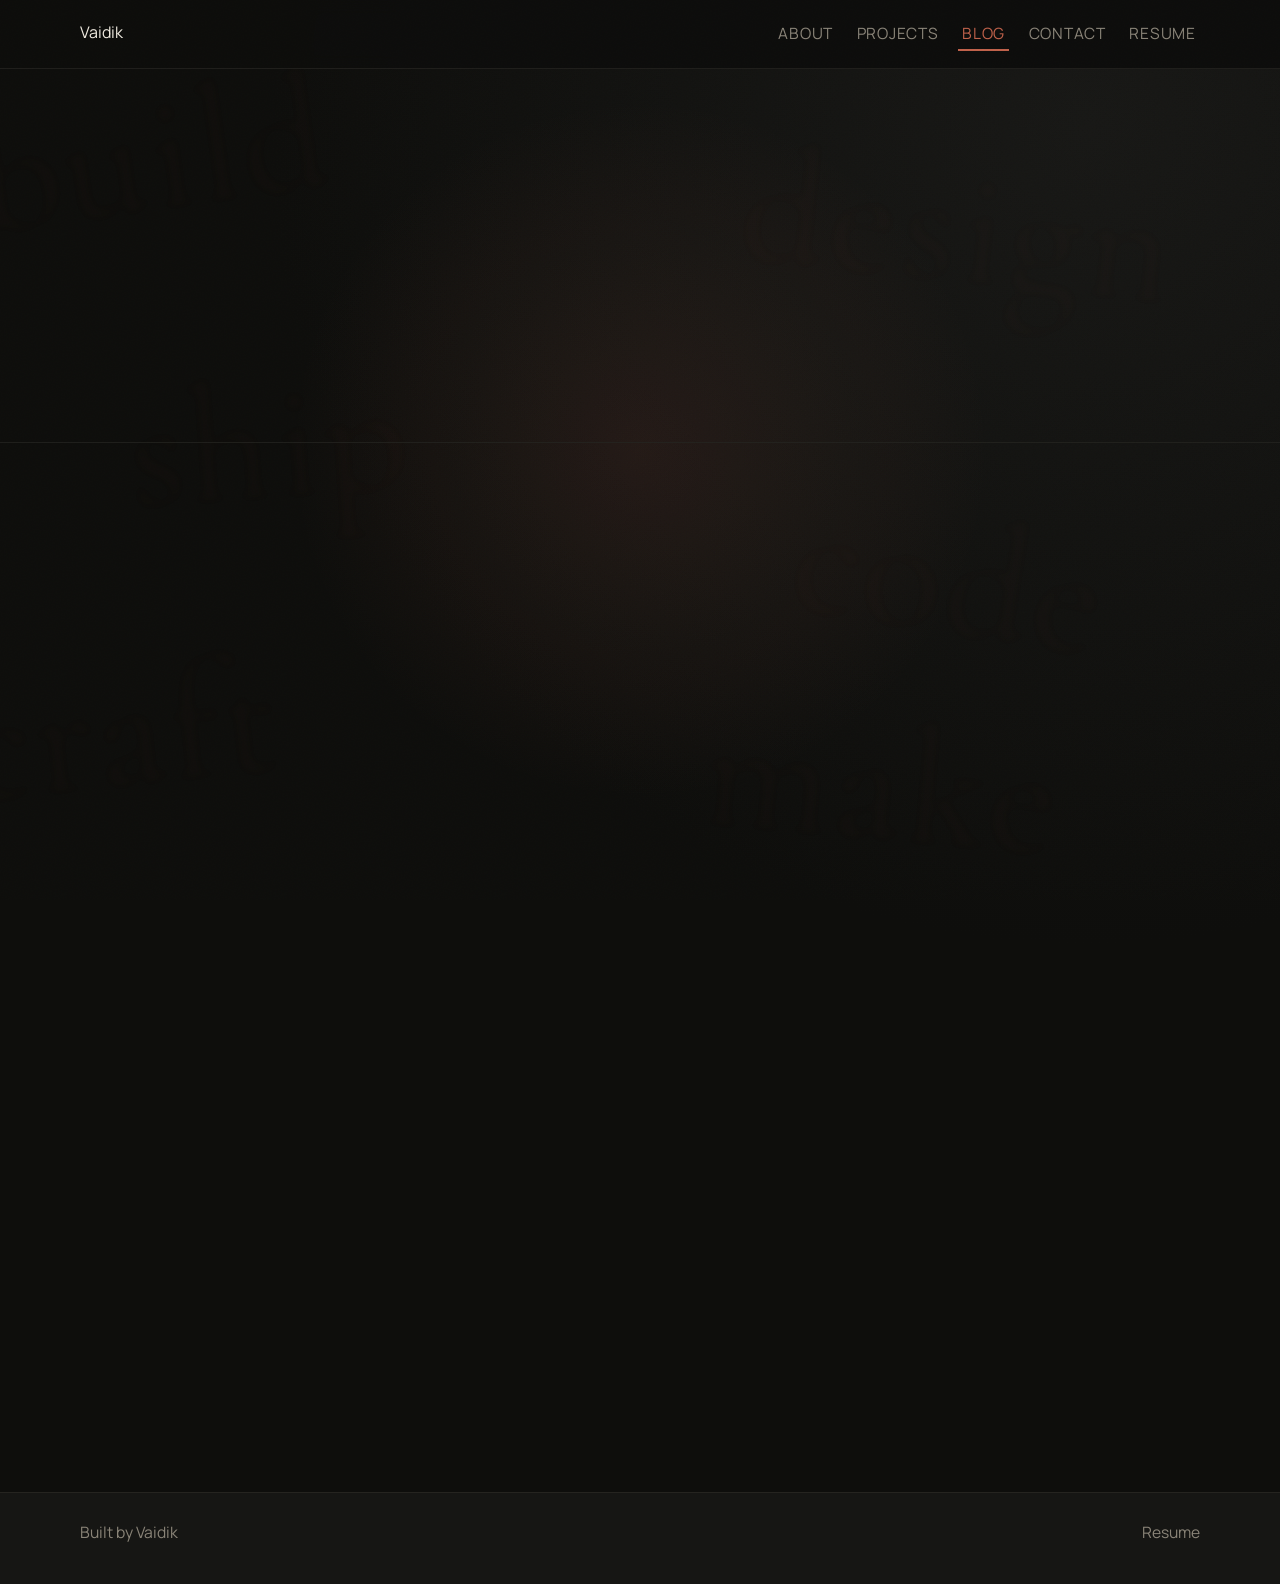
<file: blog.html>
<!DOCTYPE html>
<html lang="en">
<head>
    <meta charset="UTF-8">
    <meta name="viewport" content="width=device-width, initial-scale=1.0">
    <title>Blog — Vaidik</title>
    <meta name="description" content="Notes on building, designing, and learning — by Vaidik, a developer from Amritsar, India.">
    <meta name="author" content="Vaidik">

    <link rel="preconnect" href="https://fonts.googleapis.com">
    <link rel="preconnect" href="https://fonts.gstatic.com" crossorigin>
    <link href="https://fonts.googleapis.com/css2?family=Cormorant+Garamond:wght@500;600;700&family=Manrope:wght@400;500;600;700&display=swap" rel="stylesheet">
    <link rel="stylesheet" href="styles.css">

    <style>
        /* Blog-page-specific styles — shared base comes from styles.css */

        .blog-page-hero {
            padding: clamp(4rem, 7vw, 6rem) 0 clamp(2.5rem, 4vw, 3.5rem);
            border-bottom: 1px solid color-mix(in srgb, var(--line) 75%, transparent);
        }

        .back-link {
            display: inline-flex;
            align-items: center;
            gap: 0.4rem;
            color: var(--muted);
            font-size: 0.88rem;
            letter-spacing: 0.05em;
            text-transform: uppercase;
            margin-bottom: 1.4rem;
            transition: color 150ms ease;
        }

        .back-link:hover {
            color: var(--accent);
        }

        .back-link svg {
            flex-shrink: 0;
        }

        .blog-page-title {
            font-size: clamp(2.8rem, 7vw, 5.5rem);
            margin-bottom: 0.55rem;
        }

        .blog-page-subtitle {
            color: var(--muted);
            max-width: 52ch;
            font-size: 1rem;
        }

        /* Blog listing */

        .blog-listing {
            padding: clamp(3.5rem, 6vw, 5.5rem) 0;
        }

        /* Featured post */

        .blog-featured {
            border: 1px solid var(--line);
            border-left: 3px solid var(--accent);
            border-radius: var(--radius);
            background: color-mix(in srgb, var(--surface) 94%, #000 6%);
            padding: clamp(1.2rem, 3vw, 2rem);
            margin-bottom: 2.8rem;
            transition: transform 200ms ease, box-shadow 200ms ease;
        }

        .blog-featured:hover {
            transform: translateY(-3px);
            box-shadow: 0 14px 32px color-mix(in srgb, var(--accent) 12%, transparent);
        }

        .featured-label {
            display: inline-block;
            font-size: 0.78rem;
            font-weight: 700;
            letter-spacing: 0.12em;
            text-transform: uppercase;
            color: var(--accent);
            margin-bottom: 0.8rem;
        }

        .blog-meta {
            display: flex;
            align-items: center;
            gap: 0.5rem;
            color: var(--muted);
            font-size: 0.84rem;
            margin-bottom: 0.6rem;
        }

        .blog-meta-sep {
            opacity: 0.5;
        }

        .blog-featured-title {
            font-size: clamp(1.8rem, 3.5vw, 2.8rem);
            margin-bottom: 0.75rem;
            transition: color 150ms ease;
        }

        .blog-featured-title a {
            color: var(--text);
        }

        .blog-featured:hover .blog-featured-title a {
            color: var(--accent);
        }

        .blog-featured-excerpt {
            color: #ddd3be;
            max-width: 68ch;
            margin-bottom: 1.1rem;
        }

        .blog-read-more {
            display: inline-flex;
            align-items: center;
            gap: 0.4rem;
            color: #ecdcc4;
            border-bottom: 1px solid color-mix(in srgb, var(--accent) 55%, transparent);
            font-size: 0.92rem;
            transition: color 150ms ease, border-color 150ms ease;
        }

        .blog-read-more:hover {
            color: var(--accent);
            border-color: var(--accent);
        }

        /* All posts grid */

        .all-posts-heading {
            font-family: "Manrope", sans-serif;
            font-size: 0.82rem;
            font-weight: 700;
            letter-spacing: 0.14em;
            text-transform: uppercase;
            color: var(--muted);
            margin-bottom: 1.2rem;
        }

        .posts-grid {
            display: grid;
            gap: 1rem;
        }

        .post-card {
            display: grid;
            grid-template-columns: 160px minmax(0, 1fr);
            gap: 1rem;
            border: 1px solid var(--line);
            border-radius: var(--radius);
            background: color-mix(in srgb, var(--surface) 94%, #000 6%);
            padding: 1.1rem;
            transition: transform 200ms ease, box-shadow 200ms ease, border-color 200ms ease;
        }

        .post-card:hover {
            transform: translateY(-3px);
            border-color: color-mix(in srgb, var(--accent) 35%, var(--line));
            box-shadow: 0 10px 28px color-mix(in srgb, var(--accent) 10%, transparent);
        }

        .post-date {
            color: var(--accent);
            text-transform: uppercase;
            letter-spacing: 0.08em;
            font-size: 0.8rem;
            font-weight: 700;
            align-self: start;
            padding-top: 0.2rem;
        }

        .post-card h3 {
            font-size: clamp(1.3rem, 2vw, 1.75rem);
            margin-bottom: 0.4rem;
            transition: color 150ms ease;
        }

        .post-card:hover h3 {
            color: var(--accent);
        }

        .post-card p {
            color: #ddd0bc;
            font-size: 0.95rem;
            margin-bottom: 0.7rem;
        }

        @media (max-width: 680px) {
            .post-card {
                grid-template-columns: 1fr;
                gap: 0.3rem;
            }

            .post-date {
                font-size: 0.75rem;
            }
        }
    </style>
</head>
<body>

    <header class="site-header">
        <div class="container nav-wrap">
            <a class="brand" href="index.html">Vaidik</a>
            <nav aria-label="Primary">
                <ul class="nav-links">
                    <li><a href="index.html#about">About</a></li>
                    <li><a href="index.html#projects">Projects</a></li>
                    <li><a href="blog.html" class="active">Blog</a></li>
                    <li><a href="index.html#contact">Contact</a></li>
                    <li><a href="https://vaidik-kohli.github.io/assets/resume.pdf" target="_blank" rel="noopener noreferrer">Resume</a></li>
                </ul>
            </nav>
        </div>
    </header>

    <main>
        <section class="blog-page-hero">
            <div class="container">
                <a href="index.html" class="back-link reveal">
                    <svg width="15" height="15" viewBox="0 0 24 24" fill="none" stroke="currentColor" stroke-width="2" stroke-linecap="round" stroke-linejoin="round" aria-hidden="true"><line x1="19" y1="12" x2="5" y2="12"/><polyline points="12 19 5 12 12 5"/></svg>
                    Back to portfolio
                </a>
                <h1 class="blog-page-title reveal">Blog</h1>
                <p class="blog-page-subtitle reveal">Notes from what I build and how I think through decisions.</p>
            </div>
        </section>

        <section class="blog-listing">
            <div class="container">

                <article class="blog-featured reveal">
                    <span class="featured-label">Latest</span>
                    <div class="blog-meta">
                        <time datetime="2026-03-09">March 9, 2026</time>
                        <span class="blog-meta-sep">·</span>
                        <span>5 min read</span>
                    </div>
                    <h2 class="blog-featured-title">
                        <a href="blog/my-journey-into-web-development.html">My Journey Into Web Development</a>
                    </h2>
                    <p class="blog-featured-excerpt">
                        How I moved from simple Python scripts to front-end work, what helped, what wasted time, and what I would do first if I had to restart from zero.
                    </p>
                    <a class="blog-read-more" href="blog/my-journey-into-web-development.html">
                        Read post
                        <svg width="14" height="14" viewBox="0 0 24 24" fill="none" stroke="currentColor" stroke-width="2" stroke-linecap="round" stroke-linejoin="round" aria-hidden="true"><line x1="5" y1="12" x2="19" y2="12"/><polyline points="12 5 19 12 12 19"/></svg>
                    </a>
                </article>

                <p class="all-posts-heading reveal">All posts</p>

                <div class="posts-grid">

                    <article class="post-card reveal">
                        <p class="post-date">Mar 9, 2026</p>
                        <div>
                            <h3><a href="blog/my-journey-into-web-development.html">My Journey Into Web Development</a></h3>
                            <p>How I started learning to code, the resources I used, and what I've learned along the way as a 16-year-old self-taught developer.</p>
                            <a class="blog-read-more" href="blog/my-journey-into-web-development.html">Read post →</a>
                        </div>
                    </article>

                    <article class="post-card reveal">
                        <p class="post-date">Mar 1, 2026</p>
                        <div>
                            <h3><a href="blog/design-tips-for-developer-portfolios.html">Design Tips for Developer Portfolios</a></h3>
                            <p>The layout and writing choices that make a portfolio easier to trust, plus mistakes I made in my own first version.</p>
                            <a class="blog-read-more" href="blog/design-tips-for-developer-portfolios.html">Read post →</a>
                        </div>
                    </article>

                    <article class="post-card reveal">
                        <p class="post-date">Feb 15, 2026</p>
                        <div>
                            <h3><a href="blog/preparing-for-bits-pilani.html">Preparing for BITS Pilani, My Strategy</a></h3>
                            <p>How I split time between coding and exam prep, the study plan that works for me, and where I cut distractions.</p>
                            <a class="blog-read-more" href="blog/preparing-for-bits-pilani.html">Read post →</a>
                        </div>
                    </article>

                </div>
            </div>
        </section>
    </main>

    <footer class="site-footer">
        <div class="container">
            <p>Built by Vaidik</p>
            <p><a href="https://vaidik-kohli.github.io/assets/resume.pdf" target="_blank" rel="noopener noreferrer">Resume</a></p>
        </div>
    </footer>

    <script src="script.js"></script>
</body>
</html>
</file>
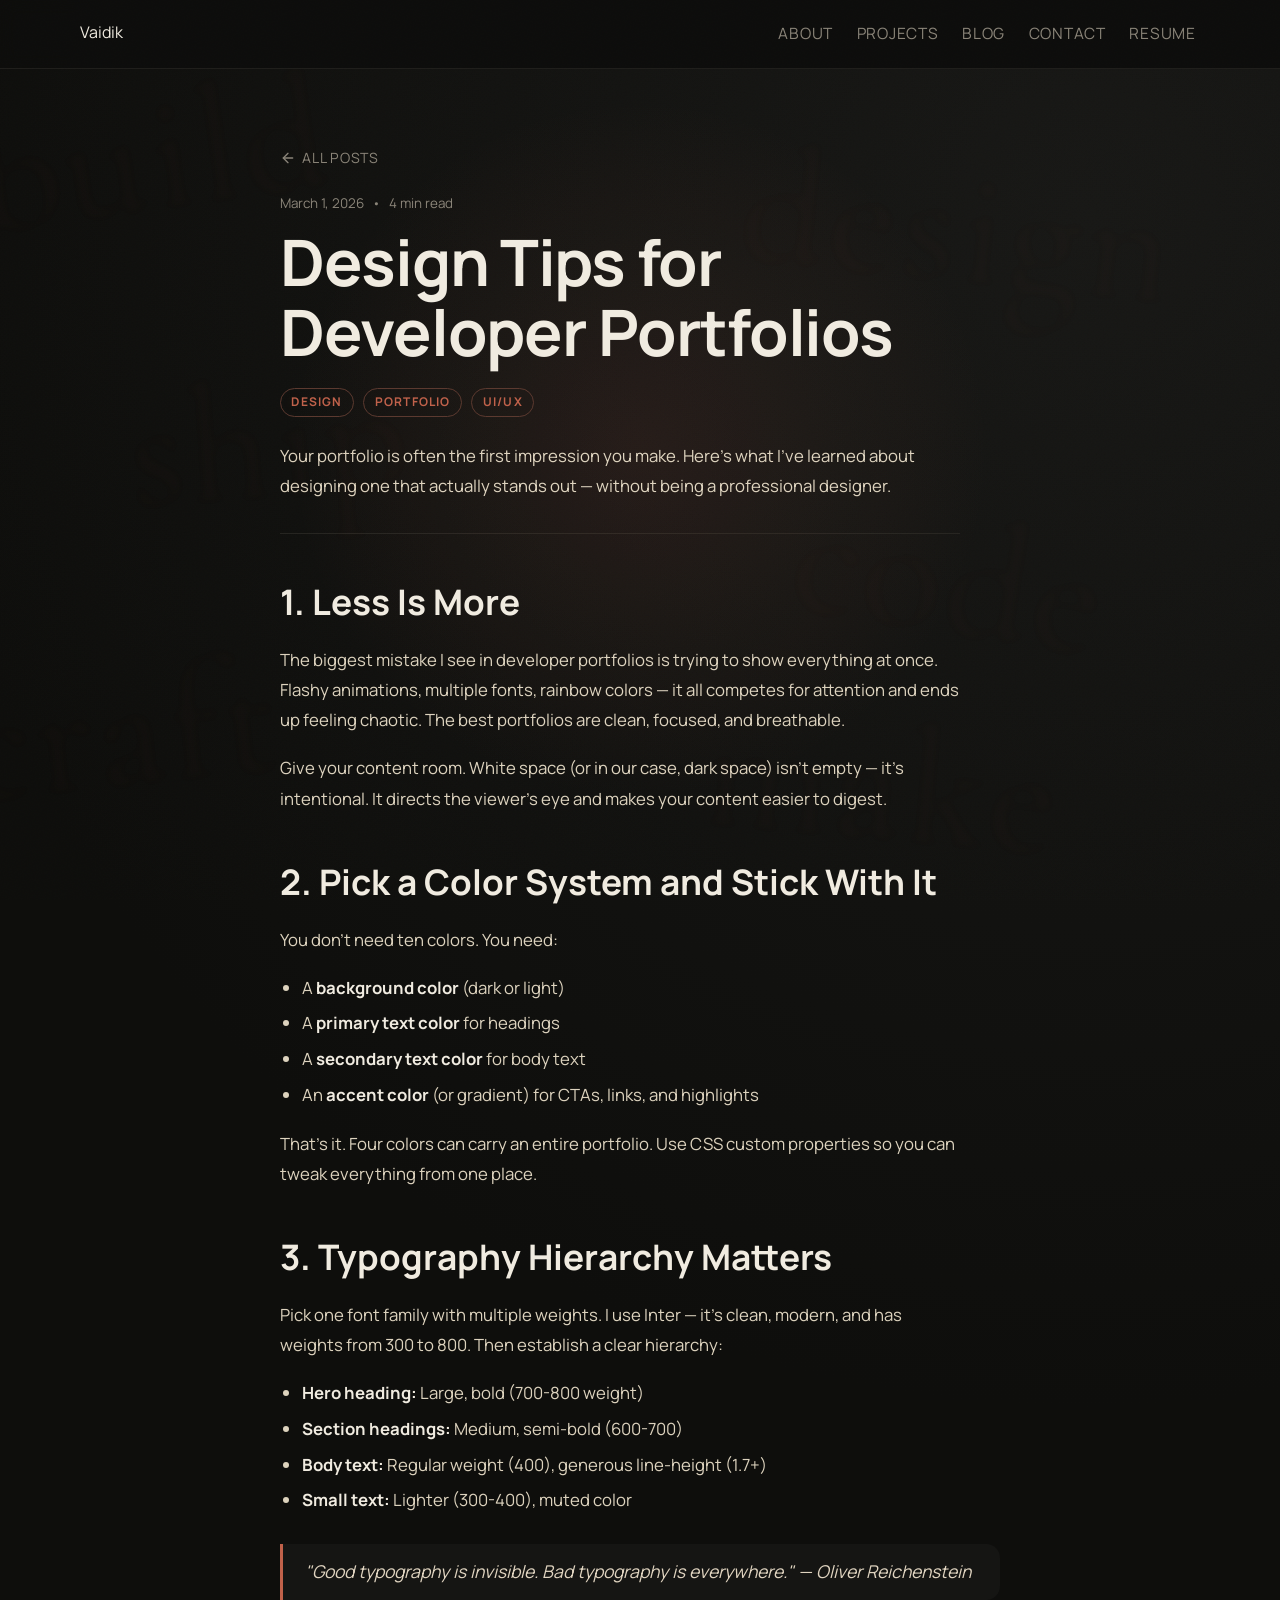
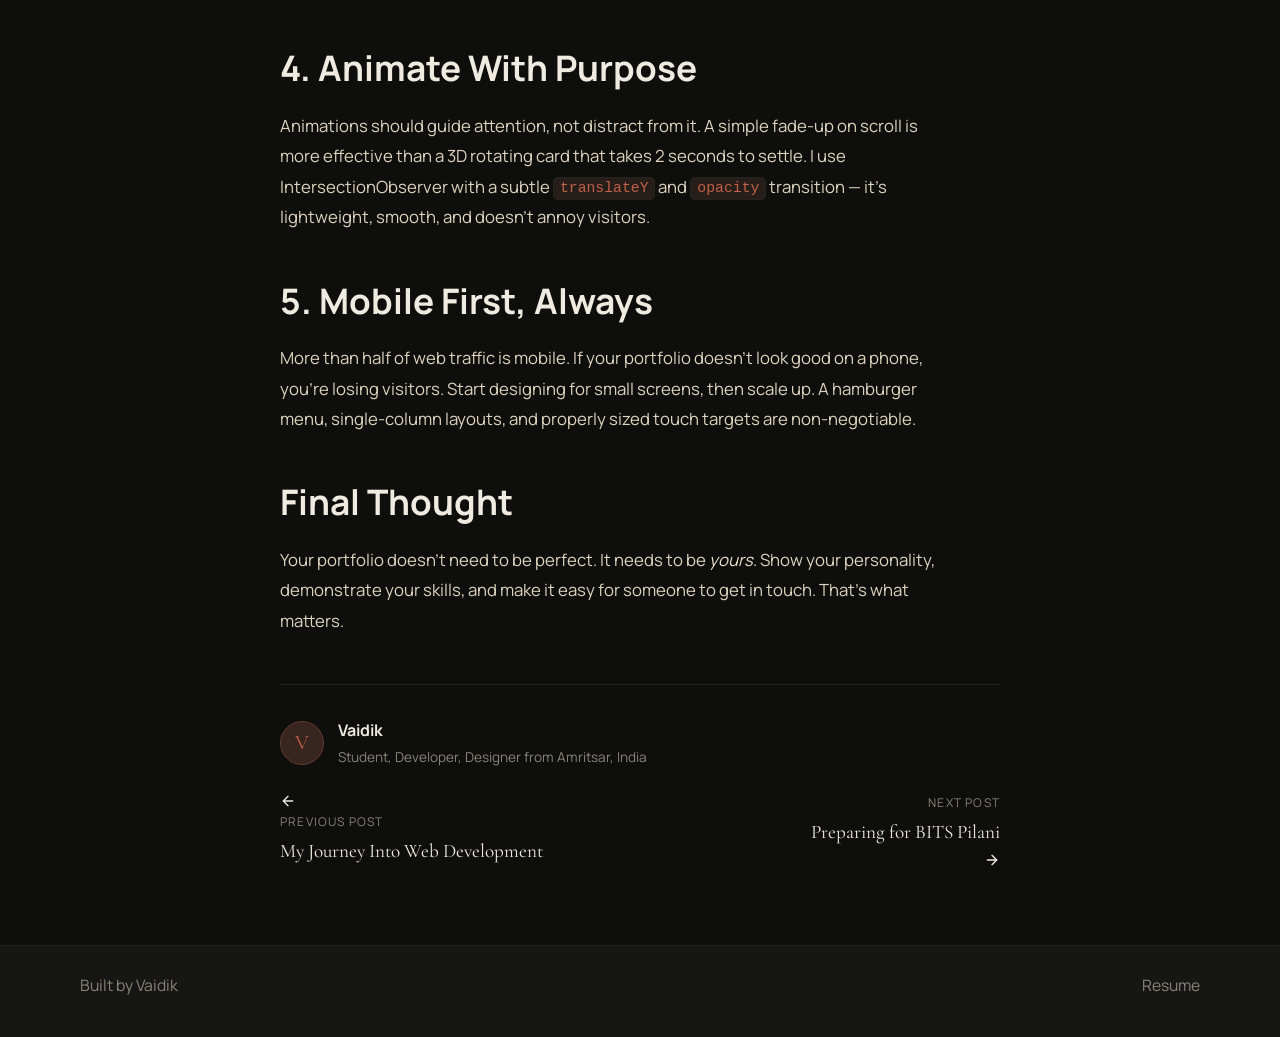
<file: blog/design-tips-for-developer-portfolios.html>
<!DOCTYPE html>
<html lang="en">
<head>
    <meta charset="UTF-8">
    <meta name="viewport" content="width=device-width, initial-scale=1.0">
    <title>Design Tips for Developer Portfolios — Vaidik</title>
    <meta name="description" content="What I learned about making a developer portfolio that stands out — from color theory and typography to layout and user experience.">
    <link rel="icon" href="../assets/favicon.svg" type="image/svg+xml">
    <link rel="preconnect" href="https://fonts.googleapis.com">
    <link rel="preconnect" href="https://fonts.gstatic.com" crossorigin>
    <link href="https://fonts.googleapis.com/css2?family=Cormorant+Garamond:wght@500;600;700&family=Manrope:wght@400;500;600;700&display=swap" rel="stylesheet">
    <link rel="stylesheet" href="../styles.css">
</head>
<body>

    <!-- NAVBAR -->
    <header class="site-header">
        <div class="container nav-wrap">
            <a class="brand" href="../index.html">Vaidik</a>
            <nav aria-label="Primary">
                <ul class="nav-links">
                    <li><a href="../index.html#about">About</a></li>
                    <li><a href="../index.html#projects">Projects</a></li>
                    <li><a href="../blog.html">Blog</a></li>
                    <li><a href="../index.html#contact">Contact</a></li>
                    <li><a href="../assets/resume.pdf" target="_blank" rel="noopener noreferrer">Resume</a></li>
                </ul>
            </nav>
        </div>
    </header>

    <!-- BLOG POST -->
    <article class="blog-post">
        <div class="container blog-post-container">

            <header class="blog-post-header fade-up">
                <a href="../blog.html" class="back-link">
                    <svg width="16" height="16" viewBox="0 0 24 24" fill="none" stroke="currentColor" stroke-width="2" stroke-linecap="round" stroke-linejoin="round"><line x1="19" y1="12" x2="5" y2="12"/><polyline points="12 19 5 12 12 5"/></svg>
                    All Posts
                </a>
                <div class="blog-post-meta">
                    <time datetime="2026-03-01">March 1, 2026</time>
                    <span class="blog-meta-sep">&bull;</span>
                    <span>4 min read</span>
                </div>
                <h1 class="blog-post-title">Design Tips for Developer Portfolios</h1>
                <div class="blog-tags">
                    <span class="blog-tag">Design</span>
                    <span class="blog-tag">Portfolio</span>
                    <span class="blog-tag">UI/UX</span>
                </div>
            </header>

            <div class="blog-post-body fade-up">
                <p class="blog-post-lead">
                    Your portfolio is often the first impression you make. Here's what I've learned
                    about designing one that actually stands out — without being a professional designer.
                </p>

                <h2>1. Less Is More</h2>
                <p>
                    The biggest mistake I see in developer portfolios is trying to show everything at once.
                    Flashy animations, multiple fonts, rainbow colors — it all competes for attention and
                    ends up feeling chaotic. The best portfolios are clean, focused, and breathable.
                </p>
                <p>
                    Give your content room. White space (or in our case, dark space) isn't empty — it's
                    intentional. It directs the viewer's eye and makes your content easier to digest.
                </p>

                <h2>2. Pick a Color System and Stick With It</h2>
                <p>You don't need ten colors. You need:</p>
                <ul>
                    <li>A <strong>background color</strong> (dark or light)</li>
                    <li>A <strong>primary text color</strong> for headings</li>
                    <li>A <strong>secondary text color</strong> for body text</li>
                    <li>An <strong>accent color</strong> (or gradient) for CTAs, links, and highlights</li>
                </ul>
                <p>
                    That's it. Four colors can carry an entire portfolio. Use CSS custom properties so you
                    can tweak everything from one place.
                </p>

                <h2>3. Typography Hierarchy Matters</h2>
                <p>
                    Pick one font family with multiple weights. I use Inter — it's clean, modern, and has
                    weights from 300 to 800. Then establish a clear hierarchy:
                </p>
                <ul>
                    <li><strong>Hero heading:</strong> Large, bold (700-800 weight)</li>
                    <li><strong>Section headings:</strong> Medium, semi-bold (600-700)</li>
                    <li><strong>Body text:</strong> Regular weight (400), generous line-height (1.7+)</li>
                    <li><strong>Small text:</strong> Lighter (300-400), muted color</li>
                </ul>

                <blockquote>
                    "Good typography is invisible. Bad typography is everywhere."
                    — Oliver Reichenstein
                </blockquote>

                <h2>4. Animate With Purpose</h2>
                <p>
                    Animations should guide attention, not distract from it. A simple fade-up on scroll is
                    more effective than a 3D rotating card that takes 2 seconds to settle. I use
                    IntersectionObserver with a subtle <code>translateY</code> and <code>opacity</code>
                    transition — it's lightweight, smooth, and doesn't annoy visitors.
                </p>

                <h2>5. Mobile First, Always</h2>
                <p>
                    More than half of web traffic is mobile. If your portfolio doesn't look good on a phone,
                    you're losing visitors. Start designing for small screens, then scale up. A hamburger menu,
                    single-column layouts, and properly sized touch targets are non-negotiable.
                </p>

                <h2>Final Thought</h2>
                <p>
                    Your portfolio doesn't need to be perfect. It needs to be <em>yours</em>. Show your
                    personality, demonstrate your skills, and make it easy for someone to get in touch.
                    That's what matters.
                </p>
            </div>

            <footer class="blog-post-footer fade-up">
                <div class="blog-post-author">
                    <div class="blog-post-author-avatar">V</div>
                    <div>
                        <p class="blog-post-author-name">Vaidik</p>
                        <p class="blog-post-author-bio">Student, Developer, Designer from Amritsar, India</p>
                    </div>
                </div>
                <div class="blog-post-nav">
                    <a href="my-journey-into-web-development.html" class="blog-post-nav-prev">
                        <svg width="16" height="16" viewBox="0 0 24 24" fill="none" stroke="currentColor" stroke-width="2" stroke-linecap="round" stroke-linejoin="round"><line x1="19" y1="12" x2="5" y2="12"/><polyline points="12 19 5 12 12 5"/></svg>
                        <span class="blog-post-nav-label">Previous Post</span>
                        <span class="blog-post-nav-title">My Journey Into Web Development</span>
                    </a>
                    <a href="preparing-for-bits-pilani.html" class="blog-post-nav-next">
                        <span class="blog-post-nav-label">Next Post</span>
                        <span class="blog-post-nav-title">Preparing for BITS Pilani</span>
                        <svg width="16" height="16" viewBox="0 0 24 24" fill="none" stroke="currentColor" stroke-width="2" stroke-linecap="round" stroke-linejoin="round"><line x1="5" y1="12" x2="19" y2="12"/><polyline points="12 5 19 12 12 19"/></svg>
                    </a>
                </div>
            </footer>
        </div>
    </article>

    <footer class="site-footer">
        <div class="container">
            <p>Built by Vaidik</p>
            <p><a href="../assets/resume.pdf" target="_blank" rel="noopener noreferrer">Resume</a></p>
        </div>
    </footer>

    <script src="../script.js"></script>
</body>
</html>
</file>
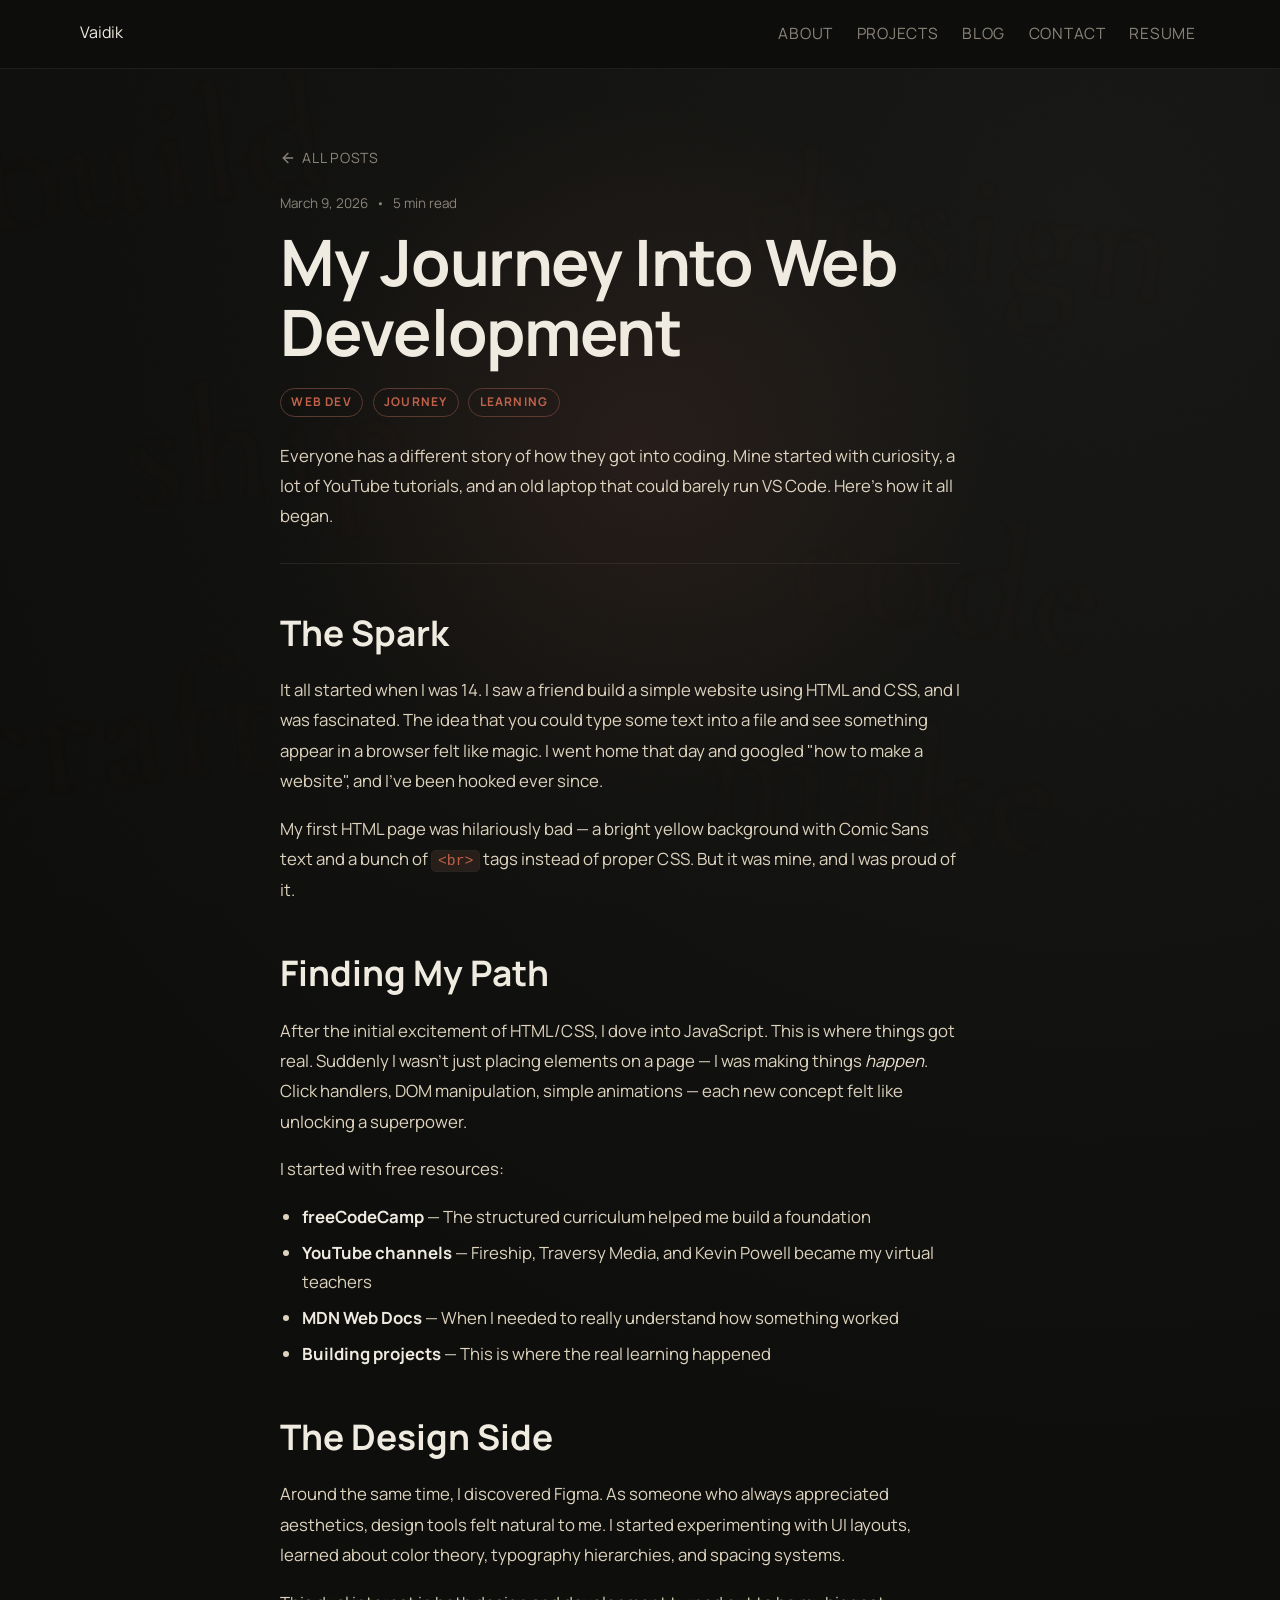
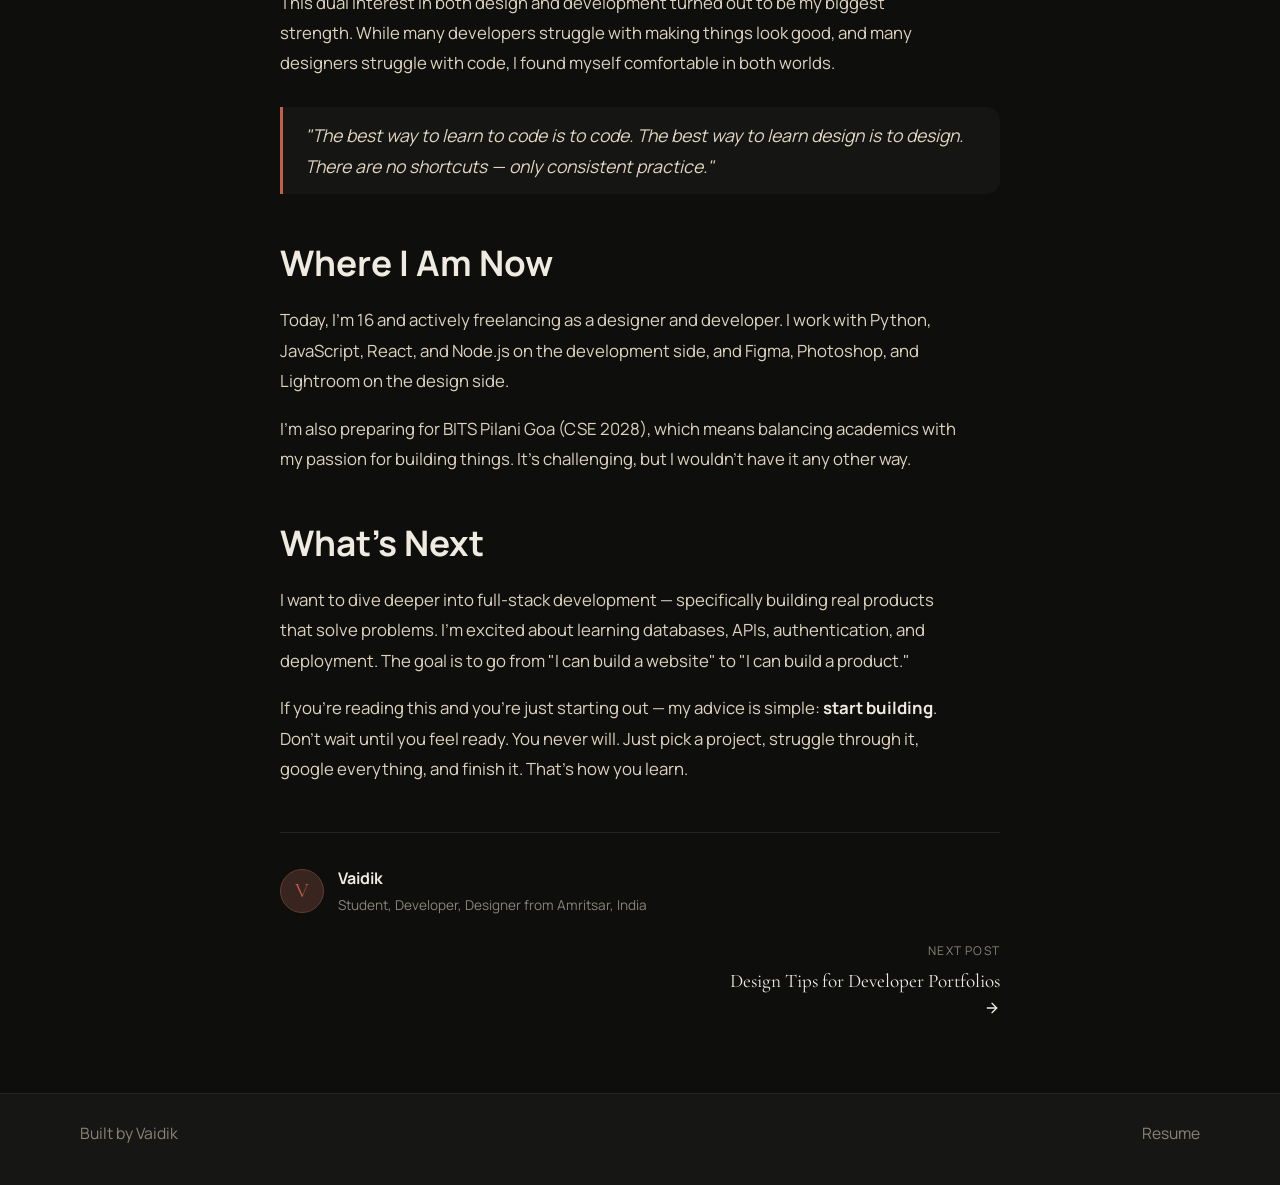
<file: blog/my-journey-into-web-development.html>
<!DOCTYPE html>
<html lang="en">
<head>
    <meta charset="UTF-8">
    <meta name="viewport" content="width=device-width, initial-scale=1.0">
    <title>My Journey Into Web Development — Vaidik</title>
    <meta name="description" content="How I started learning to code at 16, the resources I used, and what I've learned on my journey as a self-taught developer from Amritsar, India.">
    <link rel="icon" href="../assets/favicon.svg" type="image/svg+xml">
    <link rel="preconnect" href="https://fonts.googleapis.com">
    <link rel="preconnect" href="https://fonts.gstatic.com" crossorigin>
    <link href="https://fonts.googleapis.com/css2?family=Cormorant+Garamond:wght@500;600;700&family=Manrope:wght@400;500;600;700&display=swap" rel="stylesheet">
    <link rel="stylesheet" href="../styles.css">
</head>
<body>

    <!-- NAVBAR -->
    <header class="site-header">
    <div class="container nav-wrap">
        <a class="brand" href="../index.html">Vaidik</a>
            <nav aria-label="Primary">
                <ul class="nav-links">
                    <li><a href="../index.html#about">About</a></li>
                    <li><a href="../index.html#projects">Projects</a></li>
                    <li><a href="../blog.html">Blog</a></li>
                    <li><a href="../index.html#contact">Contact</a></li>
                    <li><a href="../assets/resume.pdf" target="_blank" rel="noopener noreferrer">Resume</a></li>
                </ul>
            </nav>
        </div>
    </header>

    <!-- BLOG POST -->
    <article class="blog-post">
        <div class="container blog-post-container">

            <header class="blog-post-header fade-up">
                <a href="../blog.html" class="back-link">
                    <svg width="16" height="16" viewBox="0 0 24 24" fill="none" stroke="currentColor" stroke-width="2" stroke-linecap="round" stroke-linejoin="round"><line x1="19" y1="12" x2="5" y2="12"/><polyline points="12 19 5 12 12 5"/></svg>
                    All Posts
                </a>
                <div class="blog-post-meta">
                    <time datetime="2026-03-09">March 9, 2026</time>
                    <span class="blog-meta-sep">&bull;</span>
                    <span>5 min read</span>
                </div>
                <h1 class="blog-post-title">My Journey Into Web Development</h1>
                <div class="blog-tags">
                    <span class="blog-tag">Web Dev</span>
                    <span class="blog-tag">Journey</span>
                    <span class="blog-tag">Learning</span>
                </div>
            </header>

            <div class="blog-post-body fade-up">
                <p class="blog-post-lead">
                    Everyone has a different story of how they got into coding. Mine started with curiosity,
                    a lot of YouTube tutorials, and an old laptop that could barely run VS Code. Here's
                    how it all began.
                </p>

                <h2>The Spark</h2>
                <p>
                    It all started when I was 14. I saw a friend build a simple website using HTML and CSS,
                    and I was fascinated. The idea that you could type some text into a file and see something
                    appear in a browser felt like magic. I went home that day and googled "how to make a website", 
                    and I've been hooked ever since.
                </p>
                <p>
                    My first HTML page was hilariously bad — a bright yellow background with Comic Sans text
                    and a bunch of <code>&lt;br&gt;</code> tags instead of proper CSS. But it was mine, and I was proud of it.
                </p>

                <h2>Finding My Path</h2>
                <p>
                    After the initial excitement of HTML/CSS, I dove into JavaScript. This is where things got
                    real. Suddenly I wasn't just placing elements on a page — I was making things <em>happen</em>.
                    Click handlers, DOM manipulation, simple animations — each new concept felt like unlocking
                    a superpower.
                </p>
                <p>I started with free resources:</p>
                <ul>
                    <li><strong>freeCodeCamp</strong> — The structured curriculum helped me build a foundation</li>
                    <li><strong>YouTube channels</strong> — Fireship, Traversy Media, and Kevin Powell became my virtual teachers</li>
                    <li><strong>MDN Web Docs</strong> — When I needed to really understand how something worked</li>
                    <li><strong>Building projects</strong> — This is where the real learning happened</li>
                </ul>

                <h2>The Design Side</h2>
                <p>
                    Around the same time, I discovered Figma. As someone who always appreciated aesthetics,
                    design tools felt natural to me. I started experimenting with UI layouts, learned about
                    color theory, typography hierarchies, and spacing systems.
                </p>
                <p>
                    This dual interest in both design and development turned out to be my biggest strength.
                    While many developers struggle with making things look good, and many designers struggle
                    with code, I found myself comfortable in both worlds.
                </p>

                <blockquote>
                    "The best way to learn to code is to code. The best way to learn design is to design.
                    There are no shortcuts — only consistent practice."
                </blockquote>

                <h2>Where I Am Now</h2>
                <p>
                    Today, I'm 16 and actively freelancing as a designer and developer. I work with Python,
                    JavaScript, React, and Node.js on the development side, and Figma, Photoshop, and
                    Lightroom on the design side.
                </p>
                <p>
                    I'm also preparing for BITS Pilani Goa (CSE 2028), which means balancing academics with
                    my passion for building things. It's challenging, but I wouldn't have it any other way.
                </p>

                <h2>What's Next</h2>
                <p>
                    I want to dive deeper into full-stack development — specifically building real products
                    that solve problems. I'm excited about learning databases, APIs, authentication, and
                    deployment. The goal is to go from "I can build a website" to "I can build a product."
                </p>
                <p>
                    If you're reading this and you're just starting out — my advice is simple: <strong>start
                    building</strong>. Don't wait until you feel ready. You never will. Just pick a project,
                    struggle through it, google everything, and finish it. That's how you learn.
                </p>
            </div>

            <footer class="blog-post-footer fade-up">
                <div class="blog-post-author">
                    <div class="blog-post-author-avatar">V</div>
                    <div>
                        <p class="blog-post-author-name">Vaidik</p>
                        <p class="blog-post-author-bio">Student, Developer, Designer from Amritsar, India</p>
                    </div>
                </div>
                <div class="blog-post-nav">
                    <a href="design-tips-for-developer-portfolios.html" class="blog-post-nav-next">
                        <span class="blog-post-nav-label">Next Post</span>
                        <span class="blog-post-nav-title">Design Tips for Developer Portfolios</span>
                        <svg width="16" height="16" viewBox="0 0 24 24" fill="none" stroke="currentColor" stroke-width="2" stroke-linecap="round" stroke-linejoin="round"><line x1="5" y1="12" x2="19" y2="12"/><polyline points="12 5 19 12 12 19"/></svg>
                    </a>
                </div>
            </footer>
        </div>
    </article>

    <footer class="site-footer">
        <div class="container">
            <p>Built by Vaidik</p>
            <p><a href="../assets/resume.pdf" target="_blank" rel="noopener noreferrer">Resume</a></p>
        </div>
    </footer>
    
    <script src="../script.js"></script>
</body>
</html>
</file>
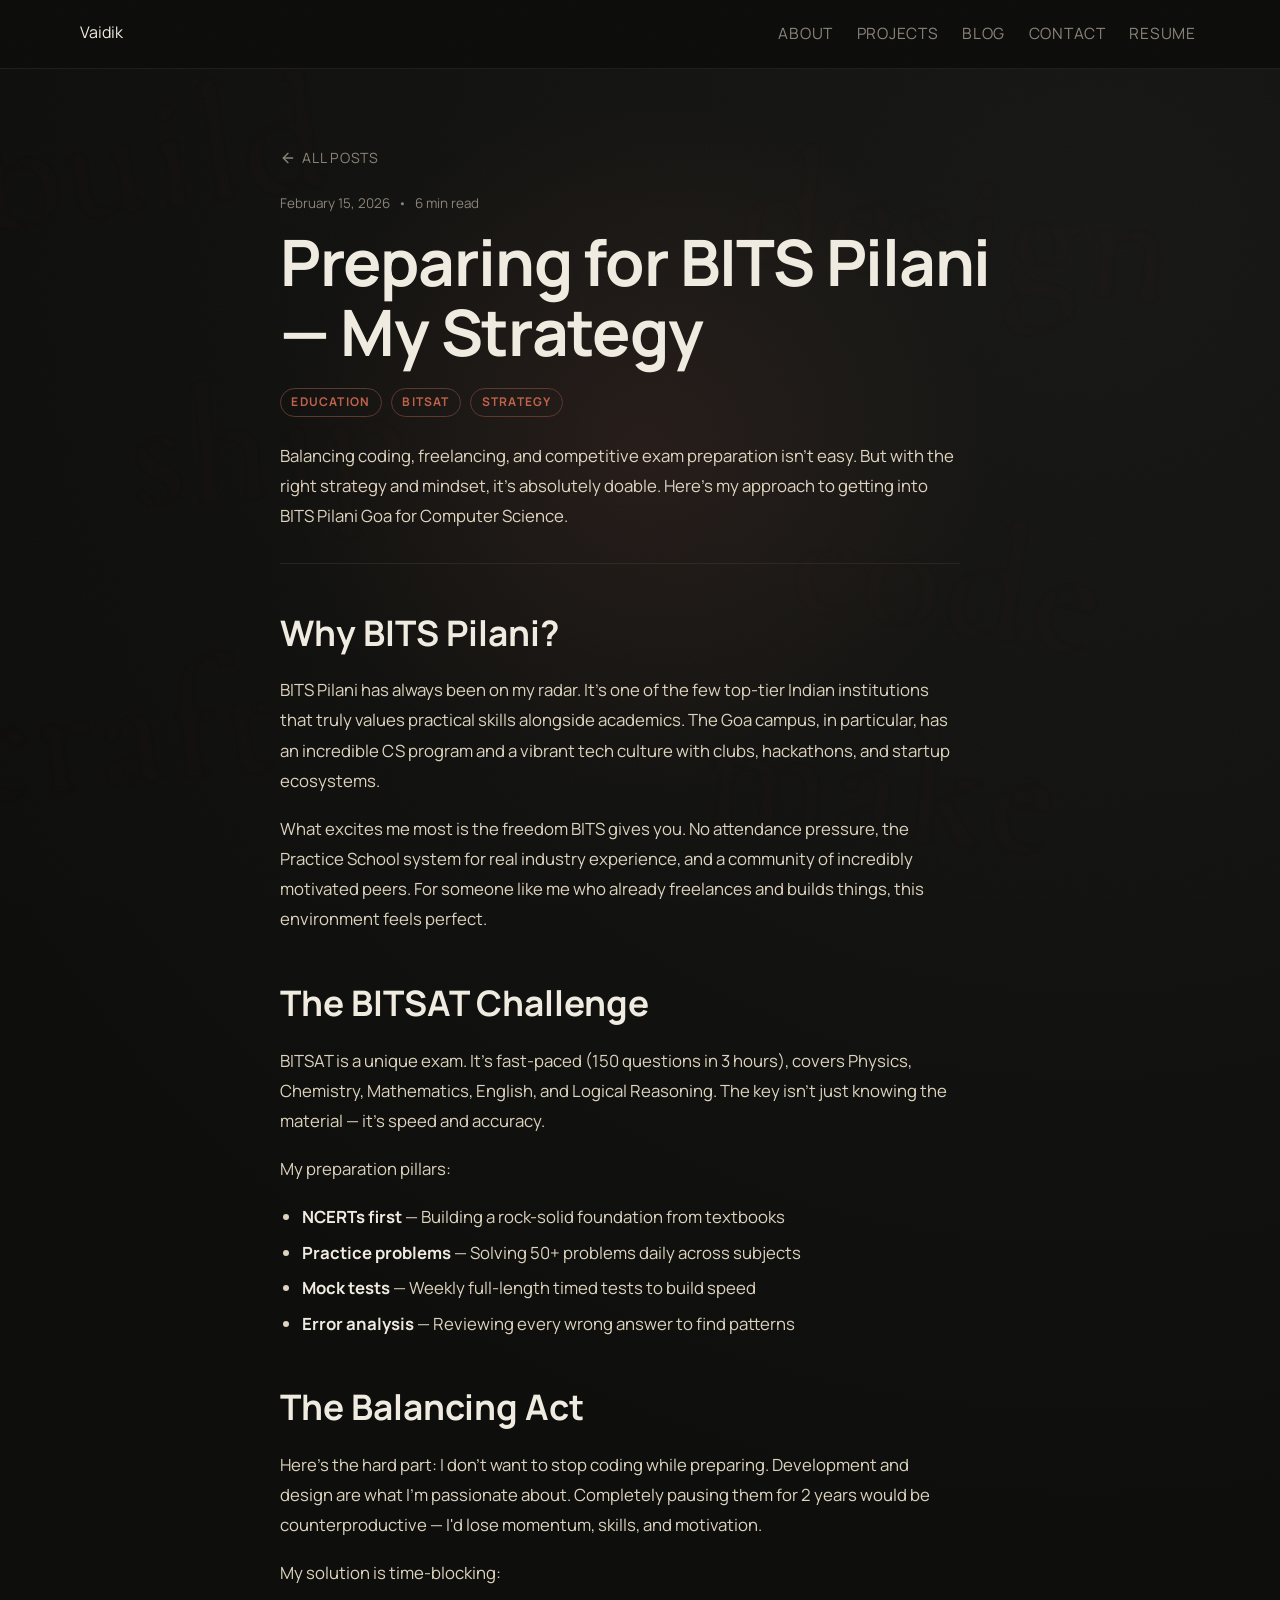
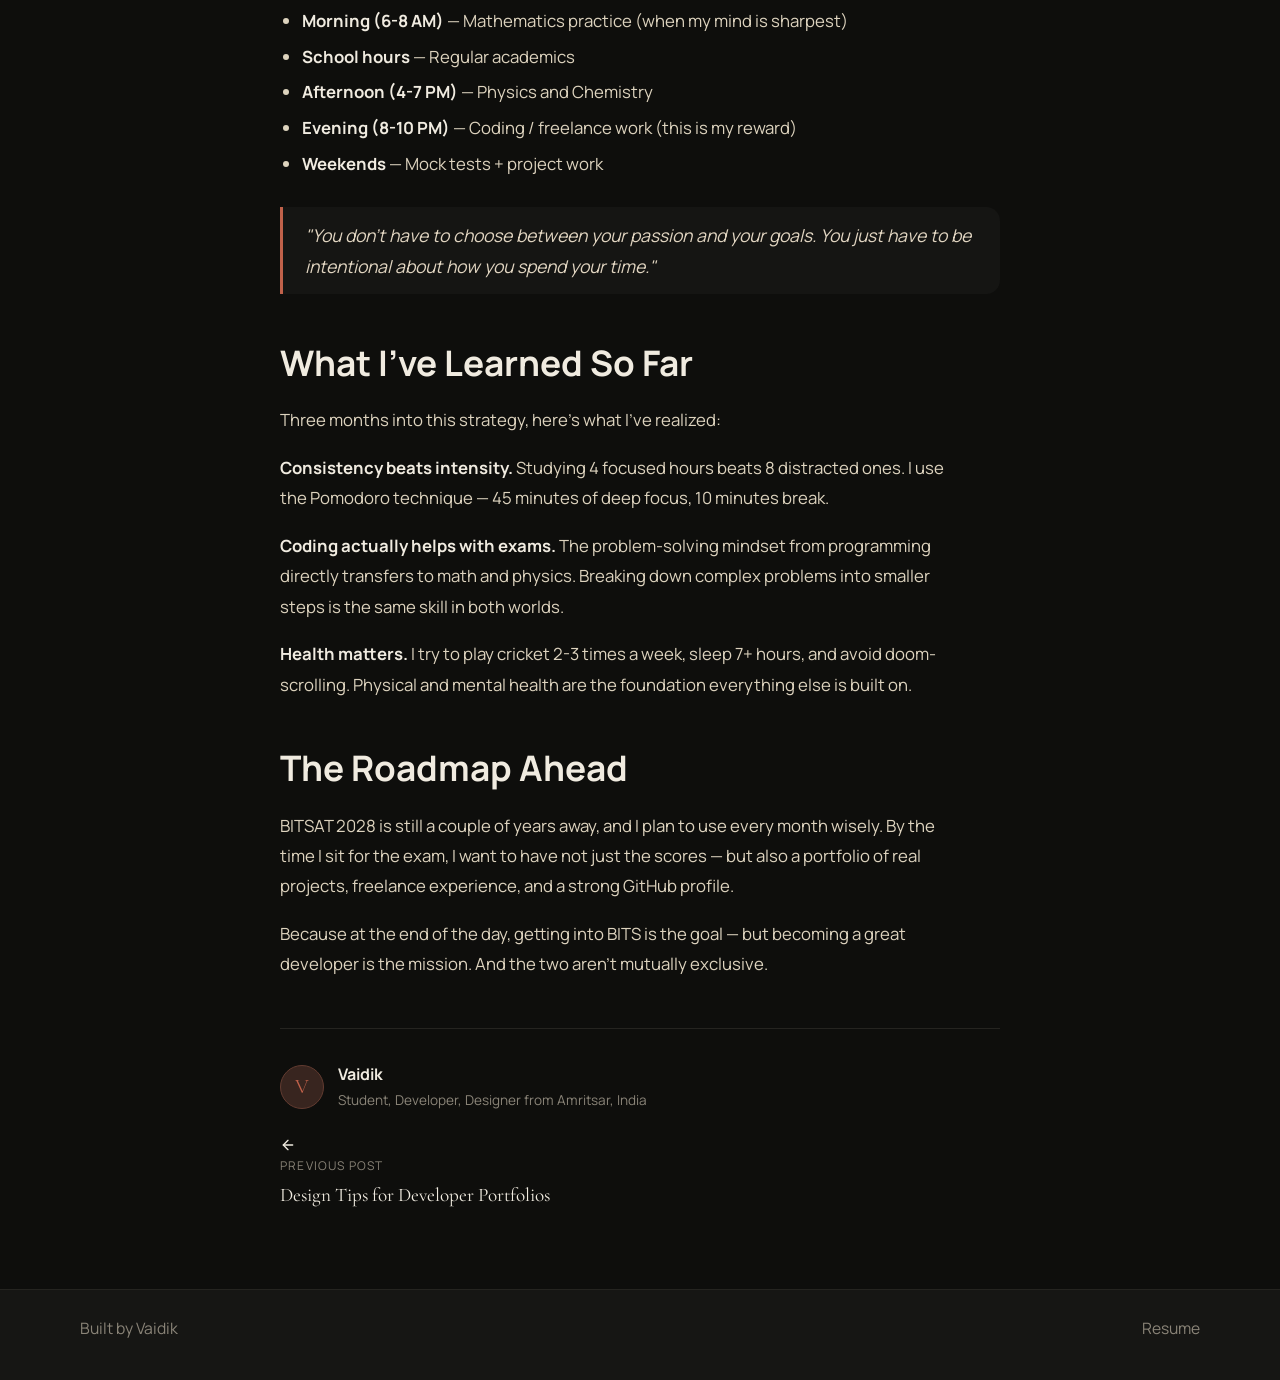
<file: blog/preparing-for-bits-pilani.html>
<!DOCTYPE html>
<html lang="en">
<head>
    <meta charset="UTF-8">
    <meta name="viewport" content="width=device-width, initial-scale=1.0">
    <title>Preparing for BITS Pilani — My Strategy — Vaidik</title>
    <meta name="description" content="Balancing coding, freelancing, and BITSAT exam preparation — here's how I'm planning my roadmap for BITS Pilani Goa and beyond.">
    <link rel="icon" href="../assets/favicon.svg" type="image/svg+xml">
    <link rel="preconnect" href="https://fonts.googleapis.com">
    <link rel="preconnect" href="https://fonts.gstatic.com" crossorigin>
    <link href="https://fonts.googleapis.com/css2?family=Cormorant+Garamond:wght@500;600;700&family=Manrope:wght@400;500;600;700&display=swap" rel="stylesheet">
    <link rel="stylesheet" href="../styles.css">
</head>
<body>

    <!-- NAVBAR -->
    <header class="site-header">
        <div class="container nav-wrap">
            <a class="brand" href="../index.html">Vaidik</a>
            <nav aria-label="Primary">
                <ul class="nav-links">
                    <li><a href="../index.html#about">About</a></li>
                    <li><a href="../index.html#projects">Projects</a></li>
                    <li><a href="../blog.html">Blog</a></li>
                    <li><a href="../index.html#contact">Contact</a></li>
                    <li><a href="../assets/resume.pdf" target="_blank" rel="noopener noreferrer">Resume</a></li>
                </ul>
            </nav>
        </div>
    </header>

    <!-- BLOG POST -->
    <article class="blog-post">
        <div class="container blog-post-container">

            <header class="blog-post-header fade-up">
                <a href="../blog.html" class="back-link">
                    <svg width="16" height="16" viewBox="0 0 24 24" fill="none" stroke="currentColor" stroke-width="2" stroke-linecap="round" stroke-linejoin="round"><line x1="19" y1="12" x2="5" y2="12"/><polyline points="12 19 5 12 12 5"/></svg>
                    All Posts
                </a>
                <div class="blog-post-meta">
                    <time datetime="2026-02-15">February 15, 2026</time>
                    <span class="blog-meta-sep">&bull;</span>
                    <span>6 min read</span>
                </div>
                <h1 class="blog-post-title">Preparing for BITS Pilani — My Strategy</h1>
                <div class="blog-tags">
                    <span class="blog-tag">Education</span>
                    <span class="blog-tag">BITSAT</span>
                    <span class="blog-tag">Strategy</span>
                </div>
            </header>

            <div class="blog-post-body fade-up">
                <p class="blog-post-lead">
                    Balancing coding, freelancing, and competitive exam preparation isn't easy. But with
                    the right strategy and mindset, it's absolutely doable. Here's my approach to getting
                    into BITS Pilani Goa for Computer Science.
                </p>

                <h2>Why BITS Pilani?</h2>
                <p>
                    BITS Pilani has always been on my radar. It's one of the few top-tier Indian institutions
                    that truly values practical skills alongside academics. The Goa campus, in particular, has
                    an incredible CS program and a vibrant tech culture with clubs, hackathons, and startup
                    ecosystems.
                </p>
                <p>
                    What excites me most is the freedom BITS gives you. No attendance pressure, the Practice
                    School system for real industry experience, and a community of incredibly motivated peers.
                    For someone like me who already freelances and builds things, this environment feels perfect.
                </p>

                <h2>The BITSAT Challenge</h2>
                <p>
                    BITSAT is a unique exam. It's fast-paced (150 questions in 3 hours), covers Physics,
                    Chemistry, Mathematics, English, and Logical Reasoning. The key isn't just knowing the
                    material — it's speed and accuracy.
                </p>
                <p>My preparation pillars:</p>
                <ul>
                    <li><strong>NCERTs first</strong> — Building a rock-solid foundation from textbooks</li>
                    <li><strong>Practice problems</strong> — Solving 50+ problems daily across subjects</li>
                    <li><strong>Mock tests</strong> — Weekly full-length timed tests to build speed</li>
                    <li><strong>Error analysis</strong> — Reviewing every wrong answer to find patterns</li>
                </ul>

                <h2>The Balancing Act</h2>
                <p>
                    Here's the hard part: I don't want to stop coding while preparing. Development and
                    design are what I'm passionate about. Completely pausing them for 2 years would be
                    counterproductive — I'd lose momentum, skills, and motivation.
                </p>
                <p>My solution is time-blocking:</p>
                <ul>
                    <li><strong>Morning (6-8 AM)</strong> — Mathematics practice (when my mind is sharpest)</li>
                    <li><strong>School hours</strong> — Regular academics</li>
                    <li><strong>Afternoon (4-7 PM)</strong> — Physics and Chemistry</li>
                    <li><strong>Evening (8-10 PM)</strong> — Coding / freelance work (this is my reward)</li>
                    <li><strong>Weekends</strong> — Mock tests + project work</li>
                </ul>

                <blockquote>
                    "You don't have to choose between your passion and your goals. You just have to
                    be intentional about how you spend your time."
                </blockquote>

                <h2>What I've Learned So Far</h2>
                <p>Three months into this strategy, here's what I've realized:</p>
                <p>
                    <strong>Consistency beats intensity.</strong> Studying 4 focused hours beats 8 distracted
                    ones. I use the Pomodoro technique — 45 minutes of deep focus, 10 minutes break.
                </p>
                <p>
                    <strong>Coding actually helps with exams.</strong> The problem-solving mindset from
                    programming directly transfers to math and physics. Breaking down complex problems into
                    smaller steps is the same skill in both worlds.
                </p>
                <p>
                    <strong>Health matters.</strong> I try to play cricket 2-3 times a week, sleep 7+ hours,
                    and avoid doom-scrolling. Physical and mental health are the foundation everything else
                    is built on.
                </p>

                <h2>The Roadmap Ahead</h2>
                <p>
                    BITSAT 2028 is still a couple of years away, and I plan to use every month wisely.
                    By the time I sit for the exam, I want to have not just the scores — but also a
                    portfolio of real projects, freelance experience, and a strong GitHub profile.
                </p>
                <p>
                    Because at the end of the day, getting into BITS is the goal — but becoming a great
                    developer is the mission. And the two aren't mutually exclusive.
                </p>
            </div>

            <footer class="blog-post-footer fade-up">
                <div class="blog-post-author">
                    <div class="blog-post-author-avatar">V</div>
                    <div>
                        <p class="blog-post-author-name">Vaidik</p>
                        <p class="blog-post-author-bio">Student, Developer, Designer from Amritsar, India</p>
                    </div>
                </div>
                <div class="blog-post-nav">
                    <a href="design-tips-for-developer-portfolios.html" class="blog-post-nav-prev">
                        <svg width="16" height="16" viewBox="0 0 24 24" fill="none" stroke="currentColor" stroke-width="2" stroke-linecap="round" stroke-linejoin="round"><line x1="19" y1="12" x2="5" y2="12"/><polyline points="12 19 5 12 12 5"/></svg>
                        <span class="blog-post-nav-label">Previous Post</span>
                        <span class="blog-post-nav-title">Design Tips for Developer Portfolios</span>
                    </a>
                </div>
            </footer>
        </div>
    </article>

    <footer class="site-footer">
        <div class="container">
            <p>Built by Vaidik</p>
            <p><a href="../assets/resume.pdf" target="_blank" rel="noopener noreferrer">Resume</a></p>
        </div>
    </footer>

    <script src="../script.js"></script>
</body>
</html>
</file>
<file: styles.css>
/* =====================================
   Vaidik Portfolio — Main Styles (Cool Editorial Redesign)
   ===================================== */

:root {
    --bg: #0e0e0c;
    --surface: #161614;
    --text: #f0ebe0;
    --muted: #8a8478;
    --line: #252420;
    --accent: #c0614a;
    --max: 1120px;
    --radius: 14px;
    --shadow: 0 18px 40px rgba(0, 0, 0, 0.25);
}

* {
    box-sizing: border-box;
    margin: 0;
    padding: 0;
}

*::before,
*::after {
    box-sizing: border-box;
}

html {
    scroll-behavior: smooth;
}

body {
    font-family: "Manrope", sans-serif;
    background: radial-gradient(circle at 85% 8%, #181816 0%, var(--bg) 45%);
    color: var(--text);
    line-height: 1.7;
    -webkit-font-smoothing: antialiased;
    text-rendering: optimizeLegibility;
    overflow-x: hidden;
}

img {
    max-width: 100%;
    display: block;
}

a {
    color: inherit;
    text-decoration: none;
}

ul {
    list-style: none;
}

.container {
    width: min(92%, var(--max));
    margin-inline: auto;
}

header,
main,
footer {
    position: relative;
    z-index: 1;
}

section 
{
    padding: clamp(4rem, 7vw, 6rem) 0;
}

/* =====================================
   Ambient texture + cursor reveal layers
   ===================================== */

.ambient-words,
.cursor-glow {
    position: fixed;
    inset: 0;
    pointer-events: none;
    z-index: 0;
}

.ambient-words {
    overflow: hidden;
}

.ambient-word {
    position: absolute;
    font-family: "Cormorant Garamond", serif;
    font-size: clamp(8rem, 13vw, 12rem);
    line-height: 1;
    letter-spacing: 0.02em;
    color: var(--accent);
    opacity: 0.018;
    filter: blur(4px);
    user-select: none;
    white-space: nowrap;
    transform: translate3d(0, 0, 0);
}

.cursor-glow {
    background: radial-gradient(
        circle 500px at var(--glow-x, 50%) var(--glow-y, 50%),
        rgba(192, 97, 74, 0.10),
        rgba(192, 97, 74, 0) 70%
    );
    mix-blend-mode: screen;
    opacity: 1;
}

/* =====================================
   Global noise overlay
   ===================================== */

body::before {
    content: "";
    position: fixed;
    inset: 0;
    pointer-events: none;
    z-index: 9999;
    mix-blend-mode: soft-light;
    opacity: 0.06;
    background-image: url("data:image/svg+xml,%3Csvg xmlns='http://www.w3.org/2000/svg' width='220' height='220' viewBox='0 0 220 220'%3E%3Cfilter id='n'%3E%3CfeTurbulence type='fractalNoise' baseFrequency='0.65' numOctaves='3' stitchTiles='stitch'/%3E%3C/filter%3E%3Crect width='220' height='220' filter='url(%23n)' opacity='1'/%3E%3C/svg%3E");
}

/* =====================================
   Scroll reveal animation
   ===================================== */

.reveal {
    opacity: 0;
    transform: translateY(28px);
    transition: opacity 0.55s ease, transform 0.55s ease;
    will-change: opacity, transform;
}

.reveal.visible {
    opacity: 1;
    transform: translateY(0);
}

/* =====================================
   Navigation
   ===================================== */

.site-header {
    position: sticky;
    top: 0;
    z-index: 1000;
    backdrop-filter: blur(8px);
    background: color-mix(in srgb, var(--bg) 92%, transparent);
    border-bottom: 1px solid color-mix(in srgb, var(--line) 80%, transparent);
}

.nav-wrap {
    min-height: 68px;
    display: flex;
    align-items: flex-start;
    justify-content: space-between;
    gap: 1rem;
    padding-top: 1.2rem;
}

.hero-identity {
    display: flex;
    flex-direction: column;
    align-items: flex-start;
    gap: 0.18rem;
    margin-top: 0.1rem;
}

.hero-name {
    font-family: "Cormorant Garamond", serif;
    font-size: 1.25rem;
    font-weight: 600;
    letter-spacing: 0.01em;
    color: var(--text);
    line-height: 1.1;
}

.hero-role {
    font-size: 0.98rem;
    color: var(--muted);
    letter-spacing: 0.04em;
    margin-top: 0.1rem;
    font-weight: 500;
}

.nav-links {
    display: flex;
    gap: clamp(0.45rem, 1.2vw, 1.2rem);
    align-items: center;
    flex-wrap: wrap;
    justify-content: flex-end;
}

.nav-links a {
    position: relative;
    font-size: 0.97rem;
    letter-spacing: 0.05em;
    text-transform: uppercase;
    color: var(--muted);
    padding: 0.35rem 0.25rem;
    transition: color 0.18s;
}

.nav-links a::after {
    content: "";
    position: absolute;
    left: 0;
    bottom: -2px;
    width: 100%;
    height: 2px;
    background: var(--accent);
    transform-origin: left;
    transform: scaleX(0);
    transition: transform 220ms cubic-bezier(.4,0,.2,1);
}

.nav-links a:hover,
.nav-links a.active {
    color: var(--accent);
}

.nav-links a:hover::after,
.nav-links a.active::after {
    transform: scaleX(1);
}

/* =====================================
   Section Borders (Editorial Panels)
   ===================================== */

.section-panel {
    border-top: 1px solid var(--line);
    background: var(--surface);
}

/* =====================================
   Hero Section (Editorial Redesign)
   ===================================== */

.hero {
    min-height: min(88vh, 820px);
    display: flex;
    align-items: flex-end;
    padding: 0;
    border-bottom: none;
    position: relative;
    background: none;
    overflow: clip;
    isolation: isolate;
}

.hero-inner {
    position: relative;
    display: flex;
    flex-direction: column;
    justify-content: flex-end;
    min-height: 80vh;
    padding-top: 2.5rem;
    padding-bottom: 2.5rem;
}

.hero-top-row {
    display: none;
}

.hero-display-wrap {
    display: flex;
    align-items: flex-end;
    justify-content: flex-start;
    gap: 2rem;
    width: 100%;
}

.hero-display {
    font-family: "Cormorant Garamond", serif;
    font-size: clamp(5rem, 16vw, 12rem);
    font-weight: 700;
    letter-spacing: -0.03em;
    color: var(--text);
    line-height: 0.95;
    text-align: left;
    margin: 0;
    position: relative;
    z-index: 1;
}

.hero-avatar {
    margin-left: auto;
    width: clamp(160px, 18vw, 220px);
    height: clamp(260px, 38vw, 420px);
    flex-shrink: 0;
    align-self: flex-end;
    border-radius: 4px;
    border: 3px solid var(--surface);
    box-shadow: 0 8px 32px rgba(0,0,0,0.22);
    object-fit: cover;
    object-position: top;
}

.hero-bottom-row {
    width: 100%;
    display: flex;
    justify-content: space-between;
    align-items: flex-end;
    margin-top: 2.5rem;
    padding: 0 0.5rem;
}

.hero-location {
    font-size: 0.92rem;
    color: var(--muted);
    text-transform: uppercase;
    letter-spacing: 0.13em;
    font-weight: 600;
    margin-bottom: 0.2rem;
}

.hero-scroll-indicator {
    display: flex;
    align-items: center;
    gap: 0.5rem;
    font-size: 0.92rem;
    color: var(--muted);
    text-transform: uppercase;
    letter-spacing: 0.13em;
    font-weight: 600;
    margin-bottom: 0.2rem;
}

.hero-line {
    font-size: clamp(1rem, 1.6vw, 1.25rem);
    color: var(--muted);
    max-width: 42ch;
    line-height: 1.65;
    margin-top: 1.2rem;
}

.hero-text {
    display: flex;
    flex-direction: column;
    align-items: flex-start;
    flex: 1 1 0;
    min-width: 0;
}

.scroll-label {
    font-variant-caps: small-caps;
    letter-spacing: 0.12em;
}

.scroll-line {
    display: inline-block;
    width: 32px;
    height: 2px;
    background: var(--muted);
    border-radius: 2px;
    margin-left: 0.3em;
    vertical-align: middle;
}

@media (max-width: 960px) {
    .hero-inner {
        min-height: 60vh;
        padding-top: 1.2rem;
        padding-bottom: 1.2rem;
    }
    .hero-display {
        font-size: clamp(3.5rem, 13vw, 7rem);
    }
    
    .hero-avatar {
        width: clamp(140px, 30vw, 200px);
    }

    .hero-bottom-row {
        margin-top: 1.2rem;
    }

}

@media (max-width: 680px) {
    .site-header {
        position: static;
    }
    .nav-wrap {
        min-height: auto;
        flex-direction: column;
        align-items: flex-start;
        padding: 0.9rem 0;
    }
    .nav-links {
        width: 100%;
        justify-content: flex-start;
    }
    .hero-inner {
        min-height: 40vh;
        padding-top: 0.5rem;
        padding-bottom: 0.5rem;
    }
    .hero-display-wrap {
        margin-top: 1.2rem;
        margin-bottom: 1.2rem;
    }
    
    .hero-display-wrap {
        flex-direction: column;
        align-items: flex-start;
        gap: 1rem;
    }

    .hero-avatar {
        width: 120px;
        height: 150px;
        align-self: flex-end;
    }

    .hero-bottom-row {
        margin-top: 0.7rem;
        padding: 0 0.1rem;
    }
}

/* =====================================
   Section Headings & Number Labels
   ===================================== */

.section-head {
    display: flex;
    align-items: baseline;
    gap: 0.7rem;
    margin-bottom: clamp(1.4rem, 2.2vw, 2rem);
}

.section-number {
    font-size: 0.82rem;   /* was: 1.1rem */
    font-family: "Manrope", sans-serif;
    color: var(--accent);
    font-weight: 700;
    letter-spacing: 0.13em;
    text-transform: uppercase;
    flex-shrink: 0;
    opacity: 0.85;
}

.section-head h2 {
    font-family: "Cormorant Garamond", serif;
    font-size: clamp(2.4rem, 5vw, 4rem);
    font-weight: 600;
    letter-spacing: -0.01em;
    color: var(--text);
    margin: 0;
}

.section-head p {
    margin-top: 0.4rem;
    margin-bottom: 1.5rem;
    color: var(--muted);
    max-width: 64ch;
    font-size: 1.08rem;
}

/* =====================================
   About Section
   ===================================== */

.about-grid {
    display: block;
}

.about-copy p {
    max-width: 102ch;
    color: #e6e1d6;
    font-size: clamp(1.05rem, 1.35vw, 1.13rem);
}

.about-copy p + p {
    margin-top: 1rem;
}

.about-facts-inline {
    display: flex;
    flex-wrap: wrap;
    gap: 1.2rem;
    margin-top: 1.5rem;
    font-size: 1.08rem;
    color: var(--muted);
    font-weight: 600;
    letter-spacing: 0.04em;
    list-style: none;
    padding: 0;
}

.about-facts-inline li:not(:last-child)::after {
    content: "·";
    margin-left: 1.2rem;
    color: var(--muted);
    font-weight: 400;
}

/* =====================================
   Projects
   ===================================== */

.projects-wrap {
    display: grid;
    gap: 1.35rem;
}

.project {
    position: relative;
    border: 1px solid var(--line);
    border-left: 3px solid transparent;
    border-radius: var(--radius);
    padding: clamp(1rem, 2.6vw, 1.65rem);
    background: color-mix(in srgb, var(--surface) 94%, #000 6%);
    transition: all 200ms cubic-bezier(.4,0,.2,1);
}

.project:hover {
    transform: translateY(-4px);
    border-left-color: var(--accent);
    box-shadow: 0 14px 32px color-mix(in srgb, var(--accent) 15%, transparent);
}

.project-title-row {
    display: flex;
    justify-content: space-between;
    align-items: baseline;
    gap: 1rem;
    flex-wrap: wrap;
    margin-bottom: 0.65rem;
}

.project h3 {
    font-family: "Cormorant Garamond", serif;
    font-size: clamp(1.6rem, 2.7vw, 2.25rem);
    font-weight: 600;
}

.stack {
    font-size: 0.92rem;
    color: var(--accent);
    letter-spacing: 0.09em;
    text-transform: uppercase;
    font-weight: 600;
}

.project p {
    max-width: 70ch;
    color: #e2d8c9;
}

.project p + p {
    margin-top: 0.75rem;
}

.project-links {
    margin-top: 1rem;
    display: flex;
    gap: 0.95rem;
    flex-wrap: wrap;
}

/* =====================================
   GitHub
   ===================================== */

.github-grid {
    display: grid;
    grid-template-columns: 1fr;
    gap: clamp(1rem, 3vw, 2rem);
    align-items: start;
}

.graph-wrap {
    border: 1px solid var(--line);
    border-radius: var(--radius);
    background: color-mix(in srgb, var(--surface) 94%, #000 6%);
    padding: 1rem;
}

.github-card h3 {
    font-family: "Cormorant Garamond", serif;
    font-size: 1.8rem;
    margin-bottom: 0.45rem;
    font-weight: 600;
}

.github-card {
    display: flex;
    align-items: center;
    justify-content: space-between;
    gap: 1.5rem;
    flex-wrap: wrap;
}

.github-card p {
    color: #e2d8c9;
    margin-bottom: 0;
    max-width: 55ch;
}

.graph-wrap {
    transition: transform 300ms cubic-bezier(.4,0,.2,1), box-shadow 300ms cubic-bezier(.4,0,.2,1);
    cursor: default;
}

.graph-wrap:hover {
    transform: scale(1.01);
    box-shadow: 0 12px 30px color-mix(in srgb, var(--accent) 10%, transparent);
}

.graph-wrap img {
    width: 100%;
    border-radius: 8px;
    border: 1px solid color-mix(in srgb, var(--accent) 30%, var(--line));
    background: #181816;
    filter: sepia(0.4) saturate(0.6) hue-rotate(-10deg) brightness(0.85);
}

/* =====================================
   Blog
   ===================================== */

.blog-list {
    display: grid;
    gap: 1rem;
}

.blog-item {
    display: grid;
    grid-template-columns: 145px minmax(0, 1fr);
    gap: 1rem;
    border: 1px solid var(--line);
    border-radius: var(--radius);
    background: color-mix(in srgb, var(--surface) 94%, #000 6%);
    padding: 1rem;
}

.blog-date {
    color: var(--accent);
    text-transform: uppercase;
    letter-spacing: 0.08em;
    font-size: 0.82rem;
    font-weight: 700;
    align-self: start;
}

.blog-item h3 {
    font-family: "Cormorant Garamond", serif;
    font-size: clamp(1.35rem, 2.1vw, 1.8rem);
    margin-bottom: 0.42rem;
    transition: color 150ms ease;
    font-weight: 600;
}

.blog-item:hover h3 {
    color: var(--accent);
}

.blog-item p {
    color: #e2d8c9;
    margin-bottom: 0.8rem;
}

.read-link {
    color: var(--accent);
    border-bottom: 1px solid var(--accent);
    transition: color 0.18s, border-color 0.18s;
}

.read-link:hover {
    color: var(--text);
    border-color: var(--text);
}

/* =====================================
   Contact
   ===================================== */

.contact-grid {
    display: grid;
    grid-template-columns: minmax(0, 1fr) minmax(0, 1fr);
    gap: clamp(1.1rem, 3vw, 2rem);
}

.contact-copy p {
    max-width: 48ch;
    color: #e2d8c9;
}

.contact-links {
    margin-top: 1rem;
    display: grid;
    gap: 0.5rem;
}

.contact-links a {
    color: var(--accent);
    width: fit-content;
    border-bottom: 1px solid var(--accent);
    transition: color 0.18s, border-color 0.18s;
}

.contact-links a:hover {
    color: var(--text);
    border-color: var(--text);
}

form {
    border: 1px solid var(--line);
    border-radius: var(--radius);
    background: color-mix(in srgb, var(--surface) 95%, #000 5%);
    padding: 1rem;
}

.field {
    margin-bottom: 0.78rem;
}

label {
    display: block;
    margin-bottom: 0.36rem;
    color: #d8c9b4;
    font-size: 0.98rem;
}

input,
textarea {
    width: 100%;
    border: 1px solid color-mix(in srgb, var(--line) 88%, transparent);
    background: #181816;
    color: var(--text);
    border-radius: 10px;
    padding: 0.72rem 0.8rem;
    font: inherit;
}

textarea {
    min-height: 130px;
    resize: vertical;
}

input:focus,
textarea:focus {
    outline: none;
    border-color: var(--accent);
    box-shadow: 0 0 0 3px color-mix(in srgb, var(--accent) 18%, transparent);
}

/* =====================================
   Buttons
   ===================================== */

.link-btn,
.send {
    border: 1px solid color-mix(in srgb, var(--accent) 50%, var(--line));
    border-radius: 10px;
    color: var(--text);
    background-color: transparent;
    background-image: linear-gradient(var(--accent), var(--accent));
    background-repeat: no-repeat;
    background-size: 0% 100%;
    background-position: left top;
    transition: background-size 200ms cubic-bezier(.4,0,.2,1), color 150ms cubic-bezier(.4,0,.2,1), border-color 200ms cubic-bezier(.4,0,.2,1), box-shadow 200ms cubic-bezier(.4,0,.2,1);
}

.link-btn {
    display: inline-flex;
    align-items: center;
    justify-content: center;
    padding: 0.55rem 0.8rem;
    border-radius: 999px;
    font-size: 0.98rem;
    letter-spacing: 0.06em;
    text-transform: uppercase;
}

.send {
    width: 100%;
    padding: 0.75rem;
    font-weight: 700;
    letter-spacing: 0.08em;
    text-transform: uppercase;
    cursor: pointer;
}

.link-btn:hover,
.send:hover {
    background-size: 100% 100%;
    color: var(--bg);
    border-color: var(--accent);
}

/* =====================================
   Footer
   ===================================== */

.site-footer {
    padding: 1.6rem 0 2.4rem;
    color: var(--muted);
    font-size: 0.98rem;
    border-top: 1px solid var(--line);
    background: var(--surface);
}

.site-footer .container {
    display: flex;
    justify-content: space-between;
    gap: 0.8rem;
    flex-wrap: wrap;
    align-items: center;
}

/* =====================================
   Global transitions
   ===================================== */

a,
button,
input,
textarea {
    transition: color 150ms cubic-bezier(.4,0,.2,1), background-color 200ms cubic-bezier(.4,0,.2,1), border-color 200ms cubic-bezier(.4,0,.2,1), box-shadow 200ms cubic-bezier(.4,0,.2,1);
}

/* =====================================
   Responsive
   ===================================== */

@media (max-width: 960px) {
    .about-facts-inline {
        font-size: 0.98rem;
        gap: 0.7rem;
    }
    .blog-item {
        grid-template-columns: 1fr;
        gap: 0.35rem;
    }
    .blog-date {
        font-size: 0.76rem;
    }
    .contact-grid {
        grid-template-columns: 1fr;
    }
}

@media (max-width: 767px) {
    .hero-parallax-layer {
        display: none;
    }
}

@media (hover: none) {
    .ambient-words,
    .cursor-glow {
        display: none;
    }
}

/* =====================================
   Blog post page
   ===================================== */

.blog-post-container {
    max-width: 720px;
    padding-top: clamp(3rem, 6vw, 5rem);
    padding-bottom: clamp(3rem, 6vw, 5rem);
}

.back-link {
    display: inline-flex;
    align-items: center;
    gap: 0.4rem;
    color: var(--muted);
    font-size: 0.88rem;
    letter-spacing: 0.05em;
    text-transform: uppercase;
    margin-bottom: 1.4rem;
    transition: color 150ms ease;
}

.back-link:hover { color: var(--accent); }

.blog-post-meta {
    display: flex;
    align-items: center;
    gap: 0.5rem;
    color: var(--muted);
    font-size: 0.84rem;
    margin-bottom: 0.75rem;
}

.blog-post-title {
    font-size: clamp(2.4rem, 6vw, 4rem);
    letter-spacing: -0.02em;
    margin-bottom: 1.2rem;
    line-height: 1.1;
}

.blog-tag {
    display: inline-block;
    font-size: 0.75rem;
    font-weight: 700;
    letter-spacing: 0.1em;
    text-transform: uppercase;
    color: var(--accent);
    border: 1px solid color-mix(in srgb, var(--accent) 35%, var(--line));
    border-radius: 999px;
    padding: 0.2rem 0.65rem;
    margin-right: 0.4rem;
    margin-bottom: 1.5rem;
}

.blog-post-lead {
    font-size: clamp(1.1rem, 2vw, 1.3rem);
    color: #e0d5c4;
    line-height: 1.75;
    margin-bottom: 2rem;
    padding-bottom: 2rem;
    border-bottom: 1px solid var(--line);
}

.blog-post-body h2 {
    font-size: clamp(1.5rem, 3vw, 2.2rem);
    margin-top: 2.4rem;
    margin-bottom: 0.8rem;
    color: var(--text);
}

.blog-post-body p {
    color: #ddd3be;
    font-size: 1.05rem;
    line-height: 1.8;
    margin-bottom: 1.1rem;
    max-width: 68ch;
}

.blog-post-body ul,
.blog-post-body ol {
    margin: 0.8rem 0 1.2rem 1.4rem;
    display: grid;
    gap: 0.4rem;
}

.blog-post-body li {
    color: #ddd3be;
    font-size: 1.05rem;
    line-height: 1.75;
    list-style: disc;
}

.blog-post-body strong {
    color: var(--text);
    font-weight: 700;
}

.blog-post-body em {
    color: #e8dccb;
    font-style: italic;
}

.blog-post-body code {
    font-family: "Courier New", monospace;
    font-size: 0.88em;
    background: color-mix(in srgb, var(--surface) 90%, var(--accent) 10%);
    border: 1px solid var(--line);
    border-radius: 5px;
    padding: 0.15em 0.4em;
    color: var(--accent);
}

.blog-post-body blockquote {
    border-left: 3px solid var(--accent);
    margin: 1.8rem 0;
    padding: 0.8rem 1.4rem;
    background: color-mix(in srgb, var(--surface) 94%, #000 6%);
    border-radius: 0 var(--radius) var(--radius) 0;
    color: #e0d4c0;
    font-style: italic;
    font-size: 1.1rem;
    line-height: 1.75;
}

.blog-post-footer {
    margin-top: 3rem;
    padding-top: 2rem;
    border-top: 1px solid var(--line);
    display: flex;
    justify-content: space-between;
    align-items: center;
    flex-wrap: wrap;
    gap: 1.5rem;
}

.blog-post-author {
    display: flex;
    align-items: center;
    gap: 0.85rem;
}

.blog-post-author-avatar {
    width: 44px;
    height: 44px;
    border-radius: 50%;
    background: color-mix(in srgb, var(--accent) 20%, var(--surface));
    border: 1px solid color-mix(in srgb, var(--accent) 40%, var(--line));
    display: flex;
    align-items: center;
    justify-content: center;
    font-family: "Cormorant Garamond", serif;
    font-size: 1.3rem;
    color: var(--accent);
}

.blog-post-author-name {
    font-weight: 700;
    color: var(--text);
    margin-bottom: 0.1rem;
}

.blog-post-author-bio {
    font-size: 0.85rem;
    color: var(--muted);
}

.blog-post-nav-next {
    display: flex;
    margin-left: auto;
    flex-direction: column;
    align-items: flex-end;
    gap: 0.2rem;
    transition: color 150ms ease;
}

.blog-post-nav-next:hover { color: var(--accent); }

.blog-post-nav-label {
    font-size: 0.75rem;
    letter-spacing: 0.1em;
    text-transform: uppercase;
    color: var(--muted);
}

.blog-post-nav-title {
    font-family: "Cormorant Garamond", serif;
    font-size: 1.2rem;
    color: var(--text);
    transition: color 150ms ease;
}

.blog-post-nav-next:hover .blog-post-nav-title { 
    color: var(--accent); 
}

.blog-post-nav {
    display: flex;
    justify-content: space-between;
    align-items: center;
    width: 100%;
    gap: 1rem;
}

.blog-post-nav-prev {
    display: flex;
    flex-direction: column;
    align-items: flex-start;
    gap: 0.2rem;
    transition: color 150ms ease;
}

.blog-post-nav-prev:hover { color: var(--accent); }

.blog-post-nav-prev .blog-post-nav-label,
.blog-post-nav-next .blog-post-nav-label {
    font-size: 0.75rem;
    letter-spacing: 0.1em;
    text-transform: uppercase;
    color: var(--muted);
}

.blog-post-nav-prev .blog-post-nav-title,
.blog-post-nav-next .blog-post-nav-title {
    font-family: "Cormorant Garamond", serif;
    font-size: 1.2rem;
    color: var(--text);
    transition: color 150ms ease;
}

.blog-post-nav-prev:hover .blog-post-nav-title,
.blog-post-nav-next:hover .blog-post-nav-title {
    color: var(--accent);
}
</file>
